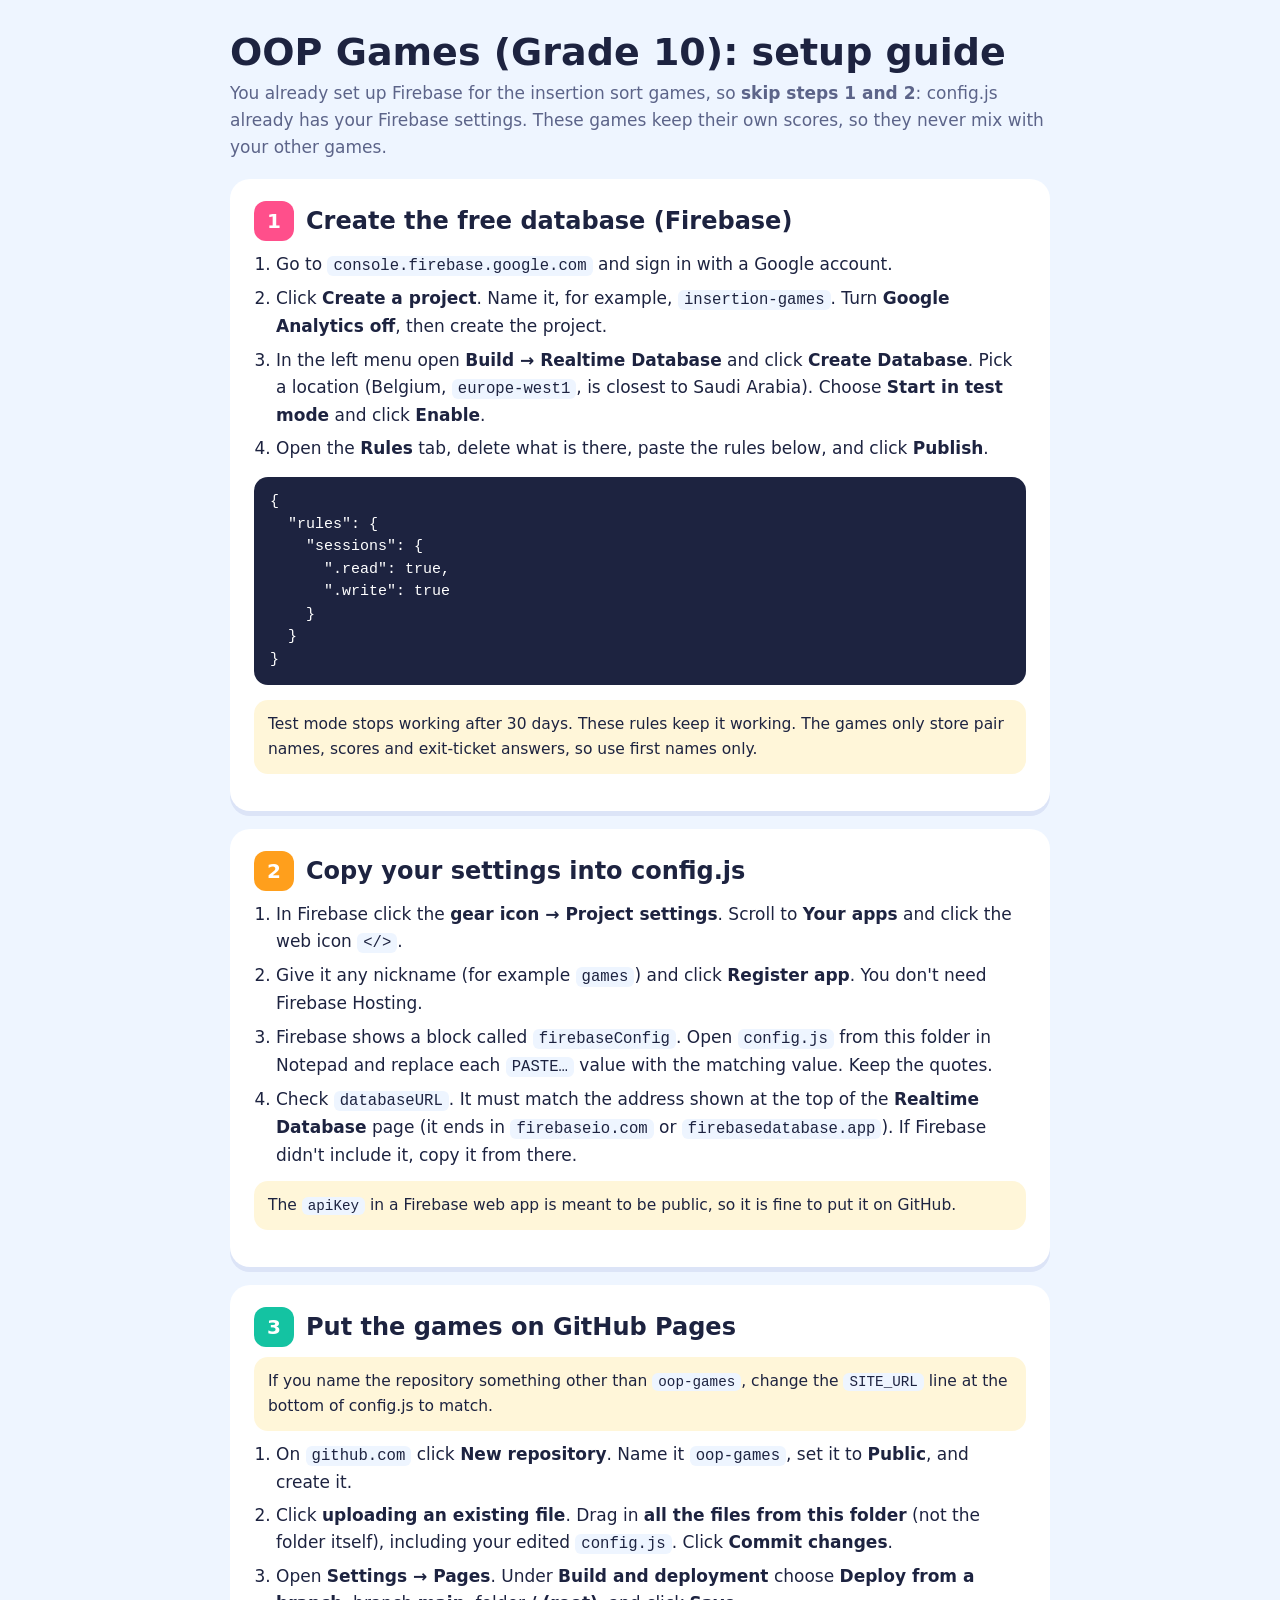
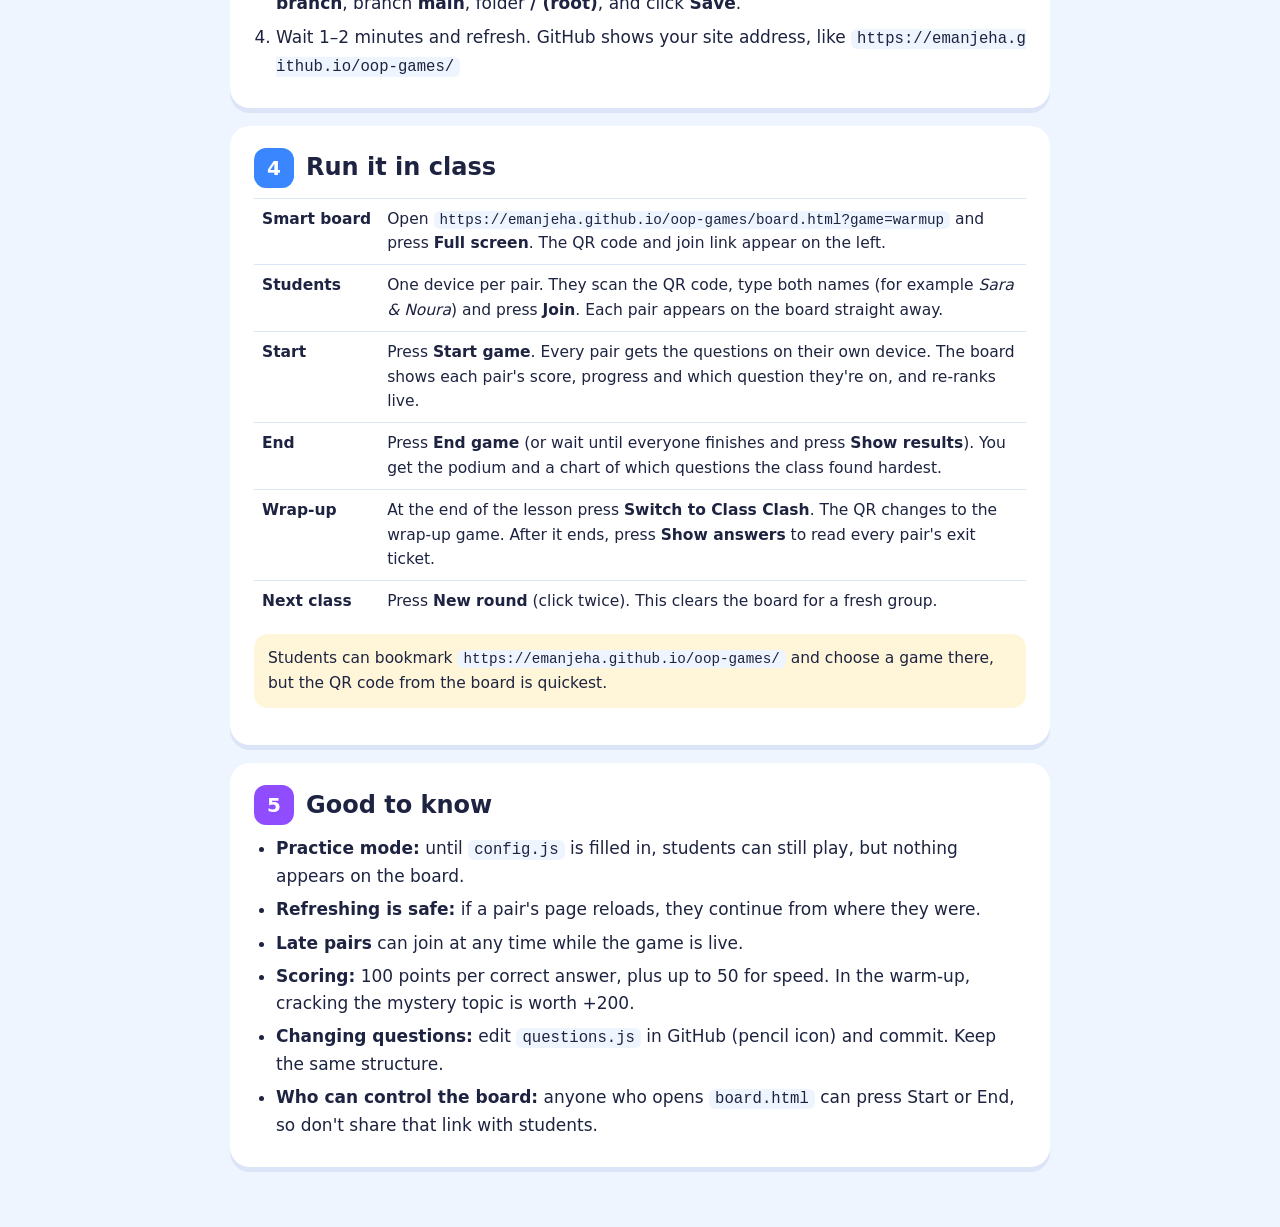
<file: SETUP_GUIDE.html>
<!doctype html>
<html lang="en">
<head>
<meta charset="utf-8">
<meta name="viewport" content="width=device-width, initial-scale=1">
<title>Setup Guide · OOP Games</title>
<style>
  :root { --ink: #1D2340; --soft: #5C6489; --sky: #EEF5FF; --line: #DCE4F7; --purple: #8F4DFF; --pink: #FF4F8B; --teal: #14C3A2; --blue: #3A86FF; --orange: #FF9F1C; }
  body { margin: 0; background: var(--sky); color: var(--ink); font: 17px/1.6 'Segoe UI', system-ui, -apple-system, sans-serif; }
  main { max-width: 820px; margin: 0 auto; padding-inline: 18px; padding-block: 32px 60px; }
  h1 { font-size: 38px; line-height: 1.1; margin: 0 0 6px; }
  h2 { font-size: 24px; margin: 0 0 10px; display: flex; gap: 12px; align-items: center; }
  h2 b { width: 40px; height: 40px; border-radius: 12px; color: #fff; display: grid; place-items: center; font-size: 20px; flex: none; }
  section { background: #fff; border-radius: 20px; padding: 22px 24px; margin-top: 18px; box-shadow: 0 5px 0 var(--line); }
  section:nth-of-type(1) h2 b { background: var(--pink); } section:nth-of-type(2) h2 b { background: var(--orange); } section:nth-of-type(3) h2 b { background: var(--teal); } section:nth-of-type(4) h2 b { background: var(--blue); } section:nth-of-type(5) h2 b { background: var(--purple); }
  ol, ul { margin: 0; padding-left: 22px; } li { margin: 6px 0; }
  code { font-family: Consolas, 'Courier New', monospace; background: var(--sky); padding: 1px 6px; border-radius: 6px; font-size: .92em; word-break: break-all; }
  pre { background: #1D2340; color: #fff; border-radius: 14px; padding: 14px 16px; overflow-x: auto; font: 15px/1.5 Consolas, 'Courier New', monospace; }
  .note { background: #FFF6D9; border-radius: 14px; padding: 12px 14px; margin-top: 12px; font-size: 15.5px; }
  .lede { color: var(--soft); margin: 0; }
  table { width: 100%; border-collapse: collapse; font-size: 15.5px; } td { padding: 8px; border-top: 1px solid var(--line); vertical-align: top; } td:first-child { font-weight: 700; white-space: nowrap; }
</style>
</head>
<body>
<main>
  <h1>OOP Games (Grade 10): setup guide</h1>
  <p class="lede">You already set up Firebase for the insertion sort games, so <b>skip steps 1 and 2</b>: config.js already has your Firebase settings. These games keep their own scores, so they never mix with your other games.</p>

  <section>
    <h2><b>1</b>Create the free database (Firebase)</h2>
    <ol>
      <li>Go to <code>console.firebase.google.com</code> and sign in with a Google account.</li>
      <li>Click <b>Create a project</b>. Name it, for example, <code>insertion-games</code>. Turn <b>Google Analytics off</b>, then create the project.</li>
      <li>In the left menu open <b>Build → Realtime Database</b> and click <b>Create Database</b>. Pick a location (Belgium, <code>europe-west1</code>, is closest to Saudi Arabia). Choose <b>Start in test mode</b> and click <b>Enable</b>.</li>
      <li>Open the <b>Rules</b> tab, delete what is there, paste the rules below, and click <b>Publish</b>.</li>
    </ol>
<pre>{
  "rules": {
    "sessions": {
      ".read": true,
      ".write": true
    }
  }
}</pre>
    <p class="note">Test mode stops working after 30 days. These rules keep it working. The games only store pair names, scores and exit-ticket answers, so use first names only.</p>
  </section>

  <section>
    <h2><b>2</b>Copy your settings into config.js</h2>
    <ol>
      <li>In Firebase click the <b>gear icon → Project settings</b>. Scroll to <b>Your apps</b> and click the web icon <code>&lt;/&gt;</code>.</li>
      <li>Give it any nickname (for example <code>games</code>) and click <b>Register app</b>. You don't need Firebase Hosting.</li>
      <li>Firebase shows a block called <code>firebaseConfig</code>. Open <code>config.js</code> from this folder in Notepad and replace each <code>PASTE…</code> value with the matching value. Keep the quotes.</li>
      <li>Check <code>databaseURL</code>. It must match the address shown at the top of the <b>Realtime Database</b> page (it ends in <code>firebaseio.com</code> or <code>firebasedatabase.app</code>). If Firebase didn't include it, copy it from there.</li>
    </ol>
    <p class="note">The <code>apiKey</code> in a Firebase web app is meant to be public, so it is fine to put it on GitHub.</p>
  </section>

  <section>
    <h2><b>3</b>Put the games on GitHub Pages</h2>
    <p class="note" style="margin:0 0 10px">If you name the repository something other than <code>oop-games</code>, change the <code>SITE_URL</code> line at the bottom of config.js to match.</p>
    <ol>
      <li>On <code>github.com</code> click <b>New repository</b>. Name it <code>oop-games</code>, set it to <b>Public</b>, and create it.</li>
      <li>Click <b>uploading an existing file</b>. Drag in <b>all the files from this folder</b> (not the folder itself), including your edited <code>config.js</code>. Click <b>Commit changes</b>.</li>
      <li>Open <b>Settings → Pages</b>. Under <b>Build and deployment</b> choose <b>Deploy from a branch</b>, branch <b>main</b>, folder <b>/ (root)</b>, and click <b>Save</b>.</li>
      <li>Wait 1–2 minutes and refresh. GitHub shows your site address, like <code>https://emanjeha.github.io/oop-games/</code></li>
    </ol>
  </section>

  <section>
    <h2><b>4</b>Run it in class</h2>
    <table>
      <tr><td>Smart board</td><td>Open <code>https://emanjeha.github.io/oop-games/board.html?game=warmup</code> and press <b>Full screen</b>. The QR code and join link appear on the left.</td></tr>
      <tr><td>Students</td><td>One device per pair. They scan the QR code, type both names (for example <i>Sara &amp; Noura</i>) and press <b>Join</b>. Each pair appears on the board straight away.</td></tr>
      <tr><td>Start</td><td>Press <b>Start game</b>. Every pair gets the questions on their own device. The board shows each pair's score, progress and which question they're on, and re-ranks live.</td></tr>
      <tr><td>End</td><td>Press <b>End game</b> (or wait until everyone finishes and press <b>Show results</b>). You get the podium and a chart of which questions the class found hardest.</td></tr>
      <tr><td>Wrap-up</td><td>At the end of the lesson press <b>Switch to Class Clash</b>. The QR changes to the wrap-up game. After it ends, press <b>Show answers</b> to read every pair's exit ticket.</td></tr>
      <tr><td>Next class</td><td>Press <b>New round</b> (click twice). This clears the board for a fresh group.</td></tr>
    </table>
    <p class="note">Students can bookmark <code>https://emanjeha.github.io/oop-games/</code> and choose a game there, but the QR code from the board is quickest.</p>
  </section>

  <section>
    <h2><b>5</b>Good to know</h2>
    <ul>
      <li><b>Practice mode:</b> until <code>config.js</code> is filled in, students can still play, but nothing appears on the board.</li>
      <li><b>Refreshing is safe:</b> if a pair's page reloads, they continue from where they were.</li>
      <li><b>Late pairs</b> can join at any time while the game is live.</li>
      <li><b>Scoring:</b> 100 points per correct answer, plus up to 50 for speed. In the warm-up, cracking the mystery topic is worth +200.</li>
      <li><b>Changing questions:</b> edit <code>questions.js</code> in GitHub (pencil icon) and commit. Keep the same structure.</li>
      <li><b>Who can control the board:</b> anyone who opens <code>board.html</code> can press Start or End, so don't share that link with students.</li>
    </ul>
  </section>
</main>
</body>
</html>
</file>
